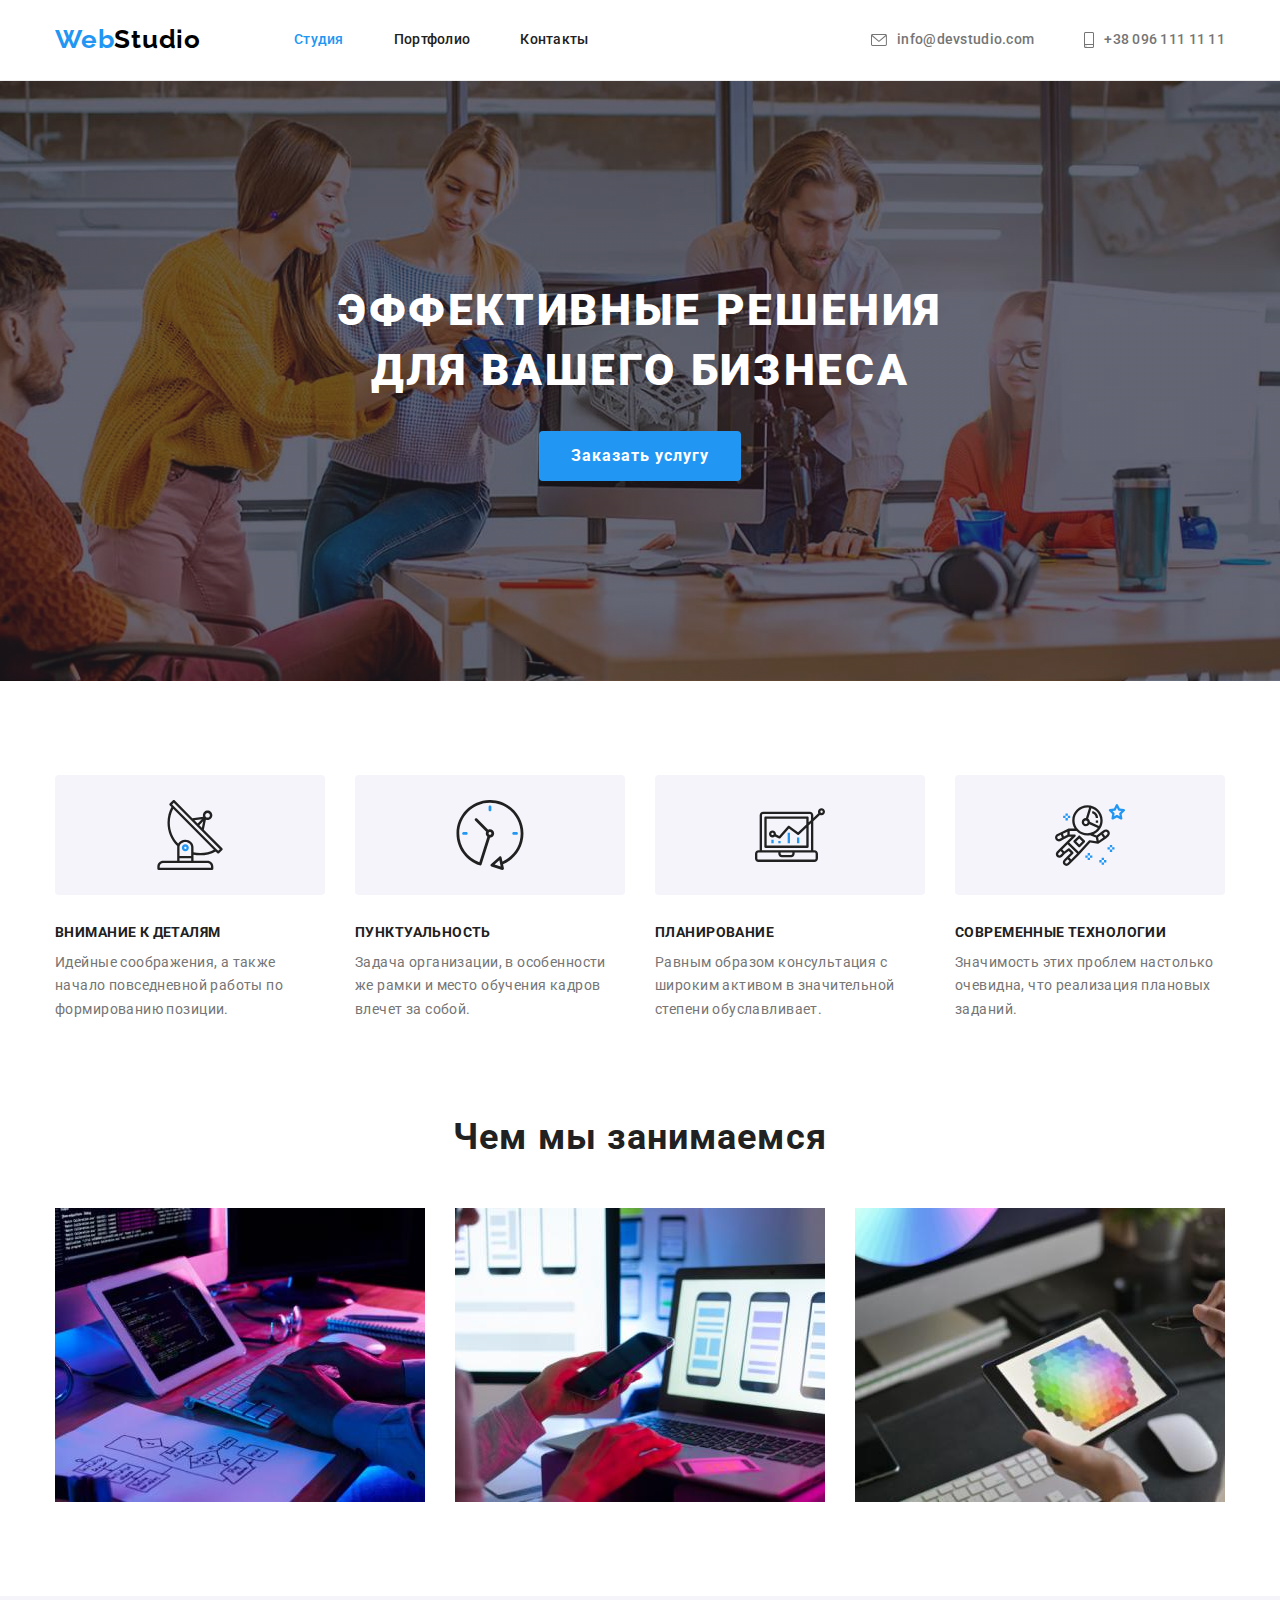
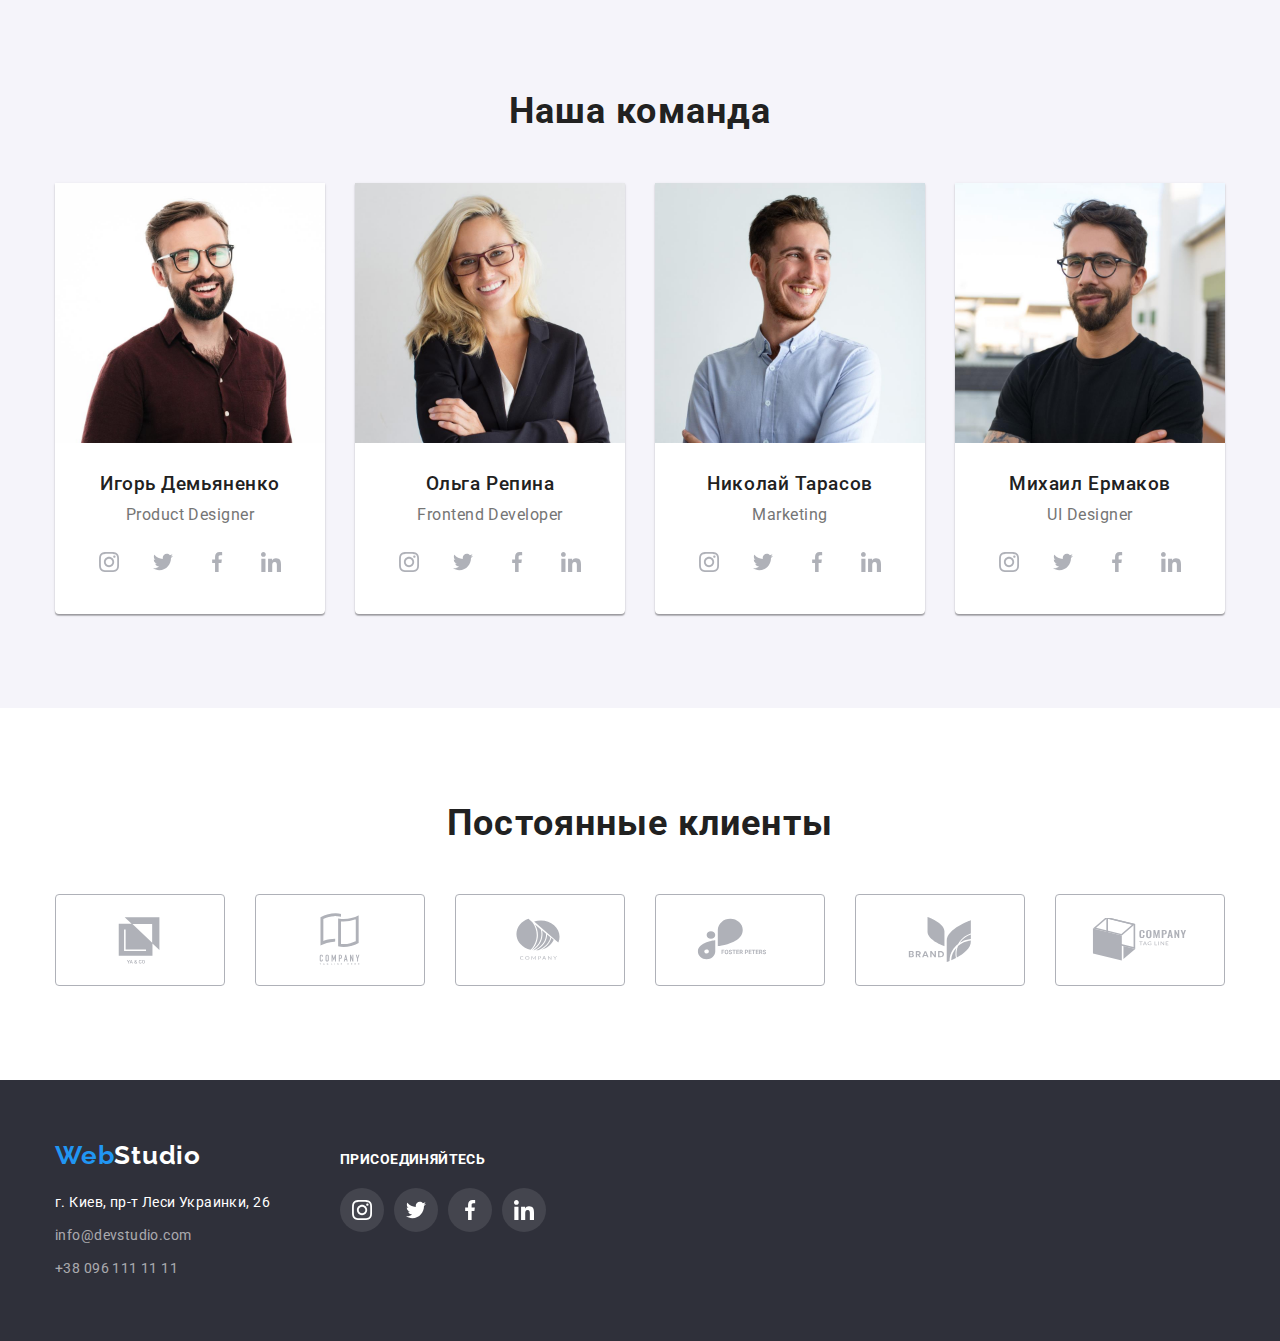
<file: index.html>
<!DOCTYPE html>
<html lang="ru">
  <head>
    <meta charset="UTF-8" />
    <meta http-equiv="X-UA-Compatible" content="IE=edge" />
    <meta name="viewport" content="width=device-width, initial-scale=1.0" />
    <title>Студия</title>
    <link rel="preconnect" href="https://fonts.googleapis.com" />
    <link rel="preconnect" href="https://fonts.gstatic.com" crossorigin />
    <link
      href="https://fonts.googleapis.com/css2?family=Raleway:wght@700&family=Roboto:wght@400;500;700;900&display=swap"
      rel="stylesheet"
    />
    <link
      rel="stylesheet"
      href="https://cdnjs.cloudflare.com/ajax/libs/modern-normalize/1.1.0/modern-normalize.min.css"
    />
    <link rel="stylesheet" href="./css/styles.css" />
  </head>
  <body>
    <!-- Header -->
    <header class="header">
      <div class="header-container container">
        <nav class="header-nav">
          <a class="header-logo logo link" href="./index.html" lang="en"
            ><span class="logo-web">Web</span>Studio</a
          >
          <ul class="menu-list list">
            <li class="menu-item">
              <a class="menu-link link is-current" href="./index.html"
                >Студия</a
              >
            </li>
            <li class="menu-item">
              <a class="menu-link link" href="./portfolio.html">Портфолио</a>
            </li>
            <li class="menu-item">
              <a class="menu-link link" href="#">Контакты</a>
            </li>
          </ul>
        </nav>
        <ul class="header-contacts-list list">
          <li class="header-contacts-item">
            <a
              class="header-contacts-link link"
              href="mailto:info@devstudio.com"
            >
              <svg class="header-icon" width="16" height="12">
                <use href="./images/icons.svg#envelope"></use>
              </svg>
              info@devstudio.com
            </a>
          </li>
          <li class="header-contacts-item">
            <a class="header-contacts-link link" href="tel:+380961111111">
              <svg class="header-icon" width="10" height="16">
                <use href="./images/icons.svg#smartphone"></use>
              </svg>
              +38 096 111 11 11</a
            >
          </li>
        </ul>
      </div>
    </header>

    <!-- Main -->
    <main class="main">
      <!-- Hero -->
      <section class="hero hero-section">
        <div class="container">
          <h1 class="hero-title">
            Эффективные решения<br />
            для вашего бизнеса
          </h1>
          <button class="hero-btn btn" type="button">Заказать услугу</button>
        </div>
      </section>

      <!-- Features -->
      <section class="features section">
        <div class="container">
          <h2 class="visually-hidden">Преимущества</h2>
          <ul class="features-list list">
            <li class="features-item">
              <div class="thumb">
                <svg class="features-icon" width="70" height="70">
                  <use href="./images/icons.svg#antenna"></use>
                </svg>
              </div>
              <h3 class="features-item-title">Внимание к деталям</h3>
              <p class="features-item-text">
                Идейные соображения, а также начало повседневной работы по
                формированию позиции.
              </p>
            </li>
            <li class="features-item">
              <div class="thumb">
                <svg class="features-icon" width="70" height="70">
                  <use href="./images/icons.svg#clock"></use>
                </svg>
              </div>
              <h3 class="features-item-title">Пунктуальность</h3>
              <p class="features-item-text">
                Задача организации, в особенности же рамки и место обучения
                кадров влечет за собой.
              </p>
            </li>
            <li class="features-item">
              <div class="thumb">
                <svg class="features-icon" width="70" height="70">
                  <use href="./images/icons.svg#diagram"></use>
                </svg>
              </div>
              <h3 class="features-item-title">Планирование</h3>
              <p class="features-item-text">
                Равным образом консультация с широким активом в значительной
                степени обуславливает.
              </p>
            </li>
            <li class="features-item">
              <div class="thumb">
                <svg class="features-icon" width="70" height="70">
                  <use href="./images/icons.svg#astronaut"></use>
                </svg>
              </div>
              <h3 class="features-item-title">Современные технологии</h3>
              <p class="features-item-text">
                Значимость этих проблем настолько очевидна, что реализация
                плановых заданий.
              </p>
            </li>
          </ul>
        </div>
      </section>

      <!-- Gallery -->
      <section class="gallery section">
        <div class="container">
          <h2 class="section-title">Чем мы занимаемся</h2>
          <ul class="gallery-list list">
            <li class="gallery-item">
              <img
                src="./images/img1-min.jpg"
                alt="Человек работает за клавиатурой"
                width="370"
                height="294"
              />
            </li>
            <li class="gallery-item">
              <img
                src="./images/img2-min.jpg"
                alt="Человек держит в руке телефон"
                width="370"
                height="294"
              />
            </li>
            <li class="gallery-item">
              <img
                src="./images/img3-min.jpg"
                alt="Человек держит графический планшет"
                width="370"
                height="294"
              />
            </li>
          </ul>
        </div>
      </section>

      <!-- Our Team -->
      <section class="team section">
        <div class="container">
          <h2 class="section-title">Наша команда</h2>
          <ul class="team-list list">
            <li class="team-item">
              <img
                class="team-item-img"
                src="./images/photo1-min.jpg"
                alt="Фотография Игоря Демьяненько"
                width="270"
                height="260"
              />
              <div class="team-item-desc">
                <h3 class="team-item-title">Игорь Демьяненко</h3>
                <p class="team-item-text" lang="en">Product Designer</p>
                <ul class="social-list list">
                  <li class="social-item item">
                    <a href="" class="social-link link" aria-label="Инстаграмм">
                      <span class="visually-hidden" lang="en">Instagram</span>
                      <svg class="social-icon" width="20" height="20">
                        <use href="./images/icons.svg#instagram"></use>
                      </svg>
                    </a>
                  </li>

                  <li class="social-item item">
                    <a href="" class="social-link link" aria-label="Твиттер">
                      <span class="visually-hidden" lang="en">Twitter</span>
                      <svg class="social-icon" width="20" height="20">
                        <use href="./images/icons.svg#twitter"></use>
                      </svg>
                    </a>
                  </li>

                  <li class="social-item item">
                    <a href="" class="social-link link" aria-label="Фейсбук">
                      <span class="visually-hidden" lang="en">Facebook</span>
                      <svg class="social-icon" width="20" height="20">
                        <use href="./images/icons.svg#facebook"></use>
                      </svg>
                    </a>
                  </li>

                  <li class="social-item item">
                    <a href="" class="social-link link" aria-label="ЛинкедИн">
                      <span class="visually-hidden" lang="en">LinkedIn</span>
                      <svg class="social-icon" width="20" height="20">
                        <use href="./images/icons.svg#linkedin"></use>
                      </svg>
                    </a>
                  </li>
                </ul>
              </div>
            </li>

            <li class="team-item">
              <img
                class="team-item-img"
                src="./images/photo2-min.jpg"
                alt="Фотография Ольги Репиной"
                width="270"
                height="260"
              />
              <div class="team-item-desc">
                <h3 class="team-item-title">Ольга Репина</h3>
                <p class="team-item-text" lang="en">Frontend Developer</p>
                <ul class="social-list list">
                  <li class="social-item item">
                    <a href="" class="social-link link" aria-label="Инстаграмм">
                      <span class="visually-hidden" lang="en">Instagram</span>
                      <svg class="social-icon" width="20" height="20">
                        <use href="./images/icons.svg#instagram"></use>
                      </svg>
                    </a>
                  </li>

                  <li class="social-item item">
                    <a href="" class="social-link link" aria-label="Твиттер">
                      <span class="visually-hidden" lang="en">Twitter</span>
                      <svg class="social-icon" width="20" height="20">
                        <use href="./images/icons.svg#twitter"></use>
                      </svg>
                    </a>
                  </li>

                  <li class="social-item item">
                    <a href="" class="social-link link" aria-label="Фейсбук">
                      <span class="visually-hidden" lang="en">Facebook</span>
                      <svg class="social-icon" width="20" height="20">
                        <use href="./images/icons.svg#facebook"></use>
                      </svg>
                    </a>
                  </li>

                  <li class="social-item item">
                    <a href="" class="social-link link" aria-label="ЛинкедИн">
                      <span class="visually-hidden" lang="en">LinkedIn</span>
                      <svg class="social-icon" width="20" height="20">
                        <use href="./images/icons.svg#linkedin"></use>
                      </svg>
                    </a>
                  </li>
                </ul>
              </div>
            </li>

            <li class="team-item">
              <img
                class="team-item-img"
                src="./images/photo3-min.jpg"
                alt="Фотография Николая Тарасова"
                width="270"
                height="260"
              />
              <div class="team-item-desc">
                <h3 class="team-item-title">Николай Тарасов</h3>
                <p class="team-item-text" lang="en">Marketing</p>
                <ul class="social-list list">
                  <li class="social-item item">
                    <a href="" class="social-link link" aria-label="Инстаграмм">
                      <span class="visually-hidden" lang="en">Instagram</span>
                      <svg class="social-icon" width="20" height="20">
                        <use href="./images/icons.svg#instagram"></use>
                      </svg>
                    </a>
                  </li>

                  <li class="social-item item">
                    <a href="" class="social-link link" aria-label="Твиттер">
                      <span class="visually-hidden" lang="en">Twitter</span>
                      <svg class="social-icon" width="20" height="20">
                        <use href="./images/icons.svg#twitter"></use>
                      </svg>
                    </a>
                  </li>

                  <li class="social-item item">
                    <a href="" class="social-link link" aria-label="Фейсбук">
                      <span class="visually-hidden" lang="en">Facebook</span>
                      <svg class="social-icon" width="20" height="20">
                        <use href="./images/icons.svg#facebook"></use>
                      </svg>
                    </a>
                  </li>

                  <li class="social-item item">
                    <a href="" class="social-link link" aria-label="ЛинкедИн">
                      <span class="visually-hidden" lang="en">LinkedIn</span>
                      <svg class="social-icon" width="20" height="20">
                        <use href="./images/icons.svg#linkedin"></use>
                      </svg>
                    </a>
                  </li>
                </ul>
              </div>
            </li>

            <li class="team-item">
              <img
                class="team-item-img"
                src="./images/photo4-min.jpg"
                alt="Фотография Михаила Ермакова"
                width="270"
                height="260"
              />
              <div class="team-item-desc">
                <h3 class="team-item-title">Михаил Ермаков</h3>
                <p class="team-item-text" lang="en">UI Designer</p>
                <ul class="social-list list">
                  <li class="social-item item">
                    <a href="" class="social-link link" aria-label="Инстаграмм">
                      <span class="visually-hidden" lang="en">Instagram</span>
                      <svg class="social-icon" width="20" height="20">
                        <use href="./images/icons.svg#instagram"></use>
                      </svg>
                    </a>
                  </li>

                  <li class="social-item item">
                    <a href="" class="social-link link" aria-label="Твиттер">
                      <span class="visually-hidden" lang="en">Twitter</span>
                      <svg class="social-icon" width="20" height="20">
                        <use href="./images/icons.svg#twitter"></use>
                      </svg>
                    </a>
                  </li>

                  <li class="social-item item">
                    <a href="" class="social-link link" aria-label="Фейсбук">
                      <span class="visually-hidden" lang="en">Facebook</span>
                      <svg class="social-icon" width="20" height="20">
                        <use href="./images/icons.svg#facebook"></use>
                      </svg>
                    </a>
                  </li>

                  <li class="social-item item">
                    <a href="" class="social-link link" aria-label="ЛинкедИн">
                      <span class="visually-hidden" lang="en">LinkedIn</span>
                      <svg class="social-icon" width="20" height="20">
                        <use href="./images/icons.svg#linkedin"></use>
                      </svg>
                    </a>
                  </li>
                </ul>
              </div>
            </li>
          </ul>
        </div>
      </section>

      <!-- Clients -->
      <section class="clients">
        <div class="container">
          <h2 class="section-title">Постоянные клиенты</h2>
          <ul class="clients-list list">
            <li class="clients-item">
              <a href="" class="clients-link link">
                <svg class="clients-logo" width="106" height="60">
                  <use href="./images/icons.svg#company1"></use>
                </svg>
              </a>
            </li>

            <li class="clients-item">
              <a href="" class="clients-link link">
                <svg class="clients-logo" width="106" height="60">
                  <use href="./images/icons.svg#company2"></use>
                </svg>
              </a>
            </li>

            <li class="clients-item">
              <a href="" class="clients-link link">
                <svg class="clients-logo" width="106" height="60">
                  <use href="./images/icons.svg#company3"></use>
                </svg>
              </a>
            </li>

            <li class="clients-item">
              <a href="" class="clients-link link">
                <svg class="clients-logo" width="106" height="60">
                  <use href="./images/icons.svg#company4"></use>
                </svg>
              </a>
            </li>

            <li class="clients-item">
              <a href="" class="clients-link link">
                <svg class="clients-logo" width="106" height="60">
                  <use href="./images/icons.svg#company5"></use>
                </svg>
              </a>
            </li>

            <li class="clients-item">
              <a href="" class="clients-link link">
                <svg class="clients-logo" width="106" height="60">
                  <use href="./images/icons.svg#company6"></use>
                </svg>
              </a>
            </li>
          </ul>
        </div>
      </section>
    </main>

    <!-- Footer -->
    <footer class="footer">
      <div class="container footer-container">
        <div class="footer-left">
          <a class="footer-logo logo link" href="./index.html" lang="en"
            ><span class="logo-web">Web</span>Studio</a
          >
          <!-- Address -->
          <address class="address">
            <p class="address-text">г. Киев, пр-т Леси Украинки, 26</p>
            <ul class="address-list list">
              <li class="address-item">
                <a class="address-link link" href="mailto:info@devstudio.com"
                  >info@devstudio.com</a
                >
              </li>
              <li class="address-item">
                <a class="address-link link" href="tel:+380961111111"
                  >+38 096 111 11 11</a
                >
              </li>
            </ul>
          </address>
        </div>
        <div class="footer-invite">
          <p class="invite-title">присоединяйтесь</p>
          <ul class="footer-social-list social-list list">
            <li class="social-item item">
              <a
                href=""
                class="footer-social-link social-link link"
                aria-label="Инстаграмм"
              >
                <span class="visually-hidden" lang="en">Instagram</span>
                <svg class="social-icon" width="20" height="20">
                  <use href="./images/icons.svg#instagram"></use>
                </svg>
              </a>
            </li>
            <li class="social-item item">
              <a
                href=""
                class="footer-social-link social-link link"
                aria-label="Твиттер"
              >
                <span class="visually-hidden" lang="en">Twitter</span>
                <svg class="social-icon" width="20" height="20">
                  <use href="./images/icons.svg#twitter"></use>
                </svg>
              </a>
            </li>
            <li class="social-item item">
              <a
                href=""
                class="footer-social-link social-link link"
                aria-label="Фейсбук"
              >
                <span class="visually-hidden" lang="en">Facebook</span>
                <svg class="social-icon" width="20" height="20">
                  <use href="./images/icons.svg#facebook"></use>
                </svg>
              </a>
            </li>
            <li class="social-item item">
              <a
                href=""
                class="footer-social-link social-link link"
                aria-label="ЛинкедИн"
              >
                <span class="visually-hidden" lang="en">LinkedIn</span>
                <svg class="social-icon" width="20" height="20">
                  <use href="./images/icons.svg#linkedin"></use>
                </svg>
              </a>
            </li>
          </ul>
        </div>
      </div>
    </footer>
  </body>
</html>
</file>
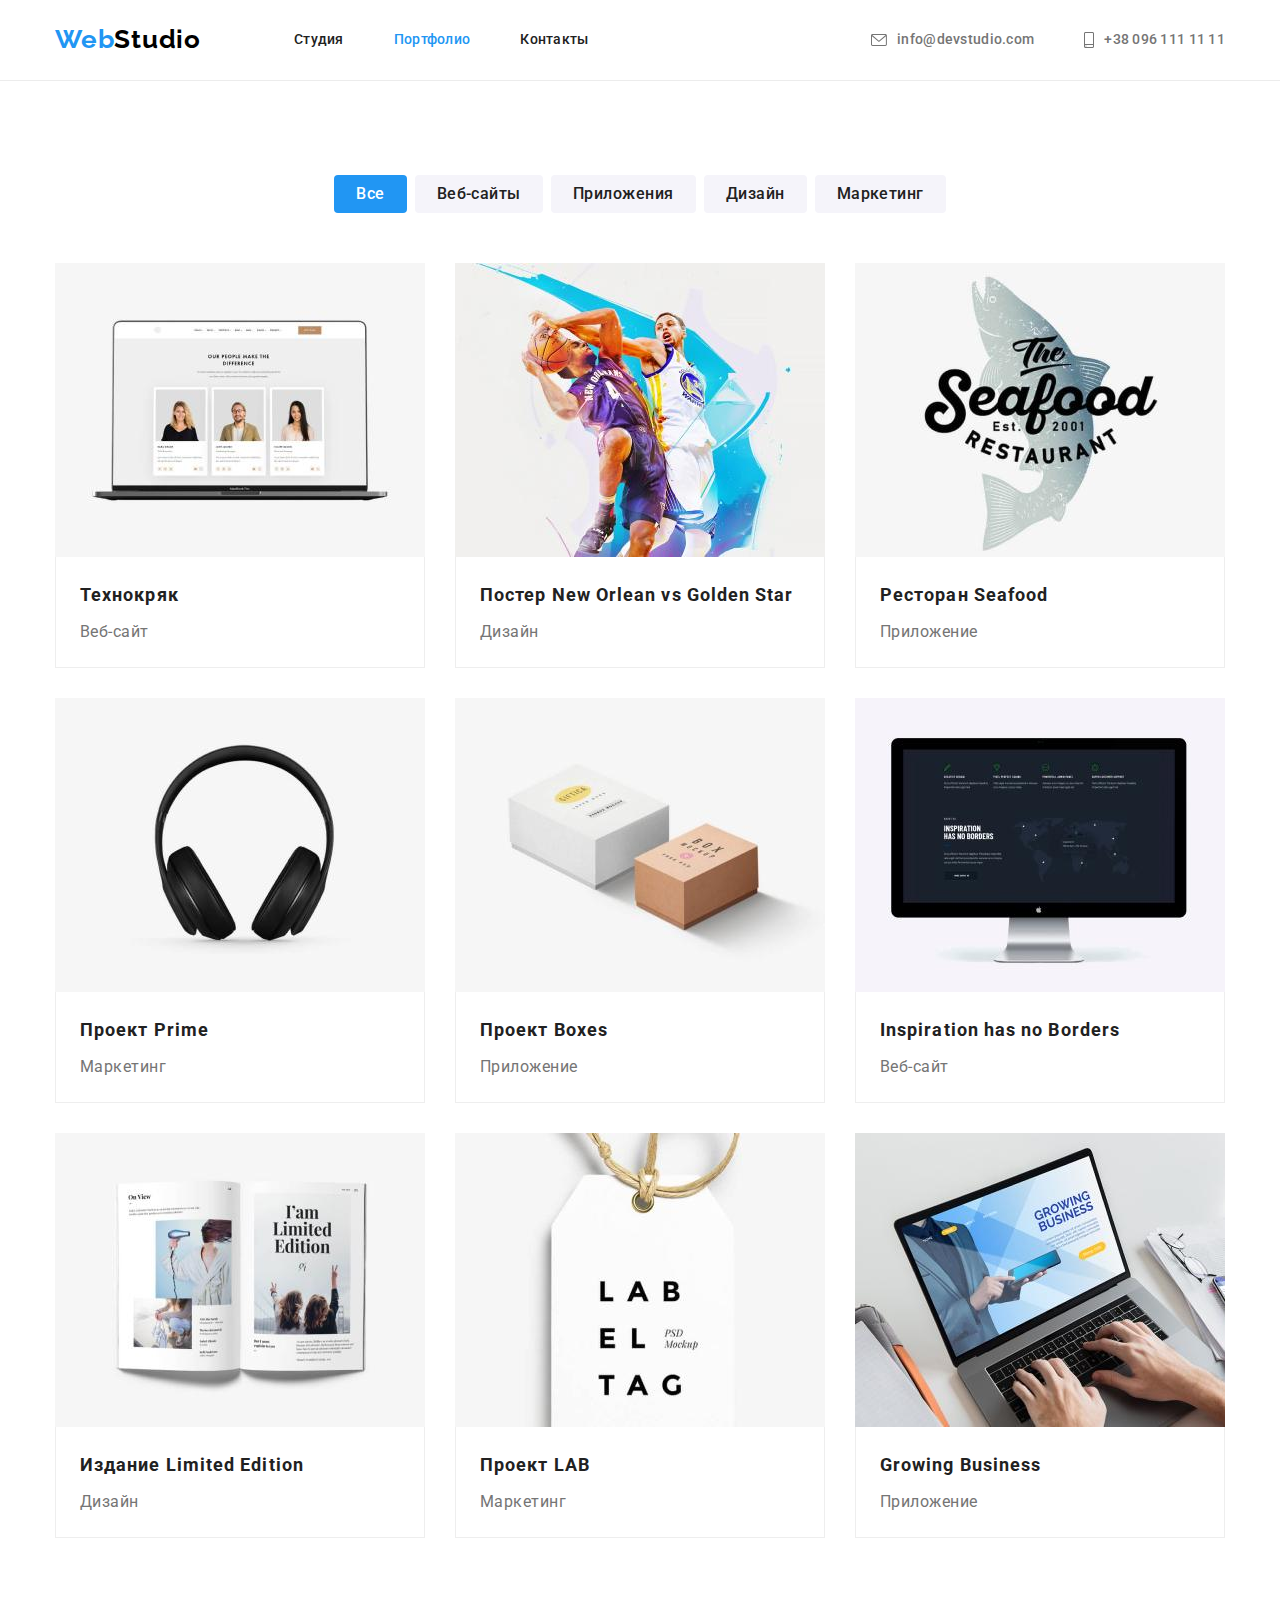
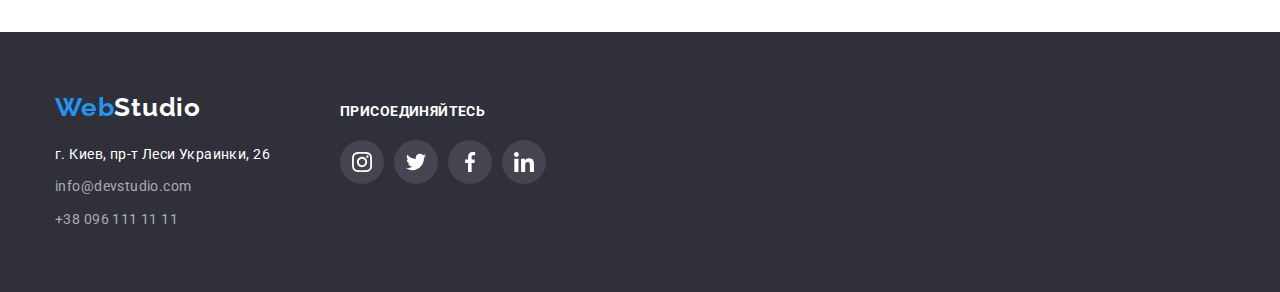
<file: portfolio.html>
<!DOCTYPE html>
<html lang="ru">
  <head>
    <meta charset="UTF-8" />
    <meta http-equiv="X-UA-Compatible" content="IE=edge" />
    <meta name="viewport" content="width=device-width, initial-scale=1.0" />
    <title>Портфолио</title>
    <link rel="preconnect" href="https://fonts.gstatic.com" crossorigin />
    <link
      href="https://fonts.googleapis.com/css2?family=Raleway:wght@700&family=Roboto:wght@400;500;700;900&display=swap"
      rel="stylesheet"
    />
    <link
      rel="stylesheet"
      href="https://cdnjs.cloudflare.com/ajax/libs/modern-normalize/1.1.0/modern-normalize.min.css"
    />
    <link rel="stylesheet" href="./css/styles.css" />
  </head>
  <body>
    <!-- Header -->
    <header class="header">
      <div class="header-container container">
        <nav class="header-nav">
          <a class="header-logo logo link" href="./index.html" lang="en"
            ><span class="logo-web">Web</span>Studio</a
          >
          <ul class="menu-list list">
            <li class="menu-item">
              <a class="menu-link link" href="./index.html">Студия</a>
            </li>
            <li class="menu-item">
              <a class="menu-link link is-current" href="./portfolio.html"
                >Портфолио</a
              >
            </li>
            <li class="menu-item">
              <a class="menu-link link" href="#">Контакты</a>
            </li>
          </ul>
        </nav>
        <ul class="header-contacts-list list">
          <li class="header-contacts-item">
            <a
              class="header-contacts-link link"
              href="mailto:info@devstudio.com"
            >
              <svg class="header-icon" width="16" height="12">
                <use href="./images/icons.svg#envelope"></use>
              </svg>
              info@devstudio.com
            </a>
          </li>
          <li class="header-contacts-item">
            <a class="header-contacts-link link" href="tel:+380961111111">
              <svg class="header-icon" width="10" height="16">
                <use href="./images/icons.svg#smartphone"></use>
              </svg>
              +38 096 111 11 11</a
            >
          </li>
        </ul>
      </div>
    </header>

    <!-- Main -->
    <main>
      <!-- Portfolio -->
      <section class="portfolio section">
        <div class="container">
          <h1 class="visually-hidden">Портфолио</h1>
          <ul class="filter-list list">
            <li class="filter-item">
              <button class="filter-btn btn is-active" type="button">
                Все
              </button>
            </li>

            <li class="filter-item">
              <button class="filter-btn btn" type="button">Веб-сайты</button>
            </li>

            <li class="filter-item">
              <button class="filter-btn btn" type="button">Приложения</button>
            </li>

            <li class="filter-item">
              <button class="filter-btn btn" type="button">Дизайн</button>
            </li>

            <li class="filter-item">
              <button class="filter-btn btn" type="button">Маркетинг</button>
            </li>
          </ul>

          <ul class="works-list list">
            <li class="works-item">
              <a href="" class="works-link link">
                <img
                  class="works-img"
                  src="./images/techocryak.jpg"
                  alt="Ноутбук на котором открыт веб-сайт"
                  width="370"
                  height="294"
                />
                <div class="works-desc">
                  <h2 class="works-item-title">Технокряк</h2>
                  <p class="works-item-text">Веб-сайт</p>
                </div>
              </a>
            </li>

            <li class="works-item">
              <a href="" class="works-link link">
                <img
                  class="works-img"
                  src="./images/basketball.jpg"
                  alt="Два баскетболиста с мячом"
                  width="370"
                  height="294"
                />
                <div class="works-desc">
                  <h2 class="works-item-title">
                    Постер <span lang="en">New Orlean vs Golden Star</span>
                  </h2>
                  <p class="works-item-text">Дизайн</p>
                </div>
              </a>
            </li>

            <li class="works-item">
              <a href="" class="works-link link">
                <img
                  class="works-img"
                  src="./images/restaurant-seafood.jpg"
                  alt="Логотип ресторана морепродуктов"
                  width="370"
                  height="294"
                />
                <div class="works-desc">
                  <h2 class="works-item-title">
                    Ресторан <span lang="en">Seafood</span>
                  </h2>
                  <p class="works-item-text">Приложение</p>
                </div>
              </a>
            </li>

            <li class="works-item">
              <a href="" class="works-link link">
                <img
                  class="works-img"
                  src="./images/prime.jpg"
                  alt="Наушники"
                  width="370"
                  height="294"
                />
                <div class="works-desc">
                  <h2 class="works-item-title">
                    Проект <span lang="en">Prime</span>
                  </h2>
                  <p class="works-item-text">Маркетинг</p>
                </div>
              </a>
            </li>

            <li class="works-item">
              <a href="" class="works-link link">
                <img
                  class="works-img"
                  src="./images/boxes.jpg"
                  alt="Две коробки"
                  width="370"
                  height="294"
                />
                <div class="works-desc">
                  <h2 class="works-item-title">
                    Проект <span lang="en">Boxes</span>
                  </h2>
                  <p class="works-item-text">Приложение</p>
                </div>
              </a>
            </li>

            <li class="works-item">
              <a href="" class="works-link link">
                <img
                  class="works-img"
                  src="./images/inspiration.jpg"
                  alt="Монитор с веб-сайтом"
                  width="370"
                  height="294"
                />
                <div class="works-desc">
                  <h2 class="works-item-title" lang="en">
                    Inspiration has no Borders
                  </h2>
                  <p class="works-item-text">Веб-сайт</p>
                </div>
              </a>
            </li>

            <li class="works-item">
              <a href="" class="works-link link">
                <img
                  class="works-img"
                  src="./images/book.jpg"
                  alt="Открытая книга"
                  width="370"
                  height="294"
                />
                <div class="works-desc">
                  <h2 class="works-item-title">
                    Издание <span lang="en">Limited Edition</span>
                  </h2>
                  <p class="works-item-text">Дизайн</p>
                </div>
              </a>
            </li>

            <li class="works-item">
              <a href="" class="works-link link">
                <img
                  class="works-img"
                  src="./images/label.jpg"
                  alt="Бирка"
                  width="370"
                  height="294"
                />
                <div class="works-desc">
                  <h2 class="works-item-title">
                    Проект <span lang="en">LAB</span>
                  </h2>
                  <p class="works-item-text">Маркетинг</p>
                </div>
              </a>
            </li>

            <li class="works-item">
              <a href="" class="works-link link">
                <img
                  class="works-img"
                  src="./images/growing-business.jpg"
                  alt="Человек работает за ноутбуком"
                  width="370"
                  height="294"
                />
                <div class="works-desc">
                  <h2 class="works-item-title" lang="en">Growing Business</h2>
                  <p class="works-item-text">Приложение</p>
                </div>
              </a>
            </li>
          </ul>
        </div>
      </section>
    </main>
    <!-- Footer -->
    <footer class="footer">
      <div class="container footer-container">
        <div class="footer-left">
          <a class="footer-logo logo link" href="./index.html" lang="en"
            ><span class="logo-web">Web</span>Studio</a
          >
          <!-- Address -->
          <address class="address">
            <p class="address-text">г. Киев, пр-т Леси Украинки, 26</p>
            <ul class="address-list list">
              <li class="address-item">
                <a class="address-link link" href="mailto:info@devstudio.com"
                  >info@devstudio.com</a
                >
              </li>
              <li class="address-item">
                <a class="address-link link" href="tel:+380961111111"
                  >+38 096 111 11 11</a
                >
              </li>
            </ul>
          </address>
        </div>
        <div class="footer-invite">
          <p class="invite-title">присоединяйтесь</p>
          <ul class="footer-social-list social-list list">
            <li class="social-item item">
              <a
                href=""
                class="footer-social-link social-link link"
                aria-label="Инстаграмм"
              >
                <span class="visually-hidden" lang="en">Instagram</span>
                <svg class="social-icon" width="20" height="20">
                  <use href="./images/icons.svg#instagram"></use>
                </svg>
              </a>
            </li>
            <li class="social-item item">
              <a
                href=""
                class="footer-social-link social-link link"
                aria-label="Твиттер"
              >
                <span class="visually-hidden" lang="en">Twitter</span>
                <svg class="social-icon" width="20" height="20">
                  <use href="./images/icons.svg#twitter"></use>
                </svg>
              </a>
            </li>
            <li class="social-item item">
              <a
                href=""
                class="footer-social-link social-link link"
                aria-label="Фейсбук"
              >
                <span class="visually-hidden" lang="en">Facebook</span>
                <svg class="social-icon" width="20" height="20">
                  <use href="./images/icons.svg#facebook"></use>
                </svg>
              </a>
            </li>
            <li class="social-item item">
              <a
                href=""
                class="footer-social-link social-link link"
                aria-label="ЛинкедИн"
              >
                <span class="visually-hidden" lang="en">LinkedIn</span>
                <svg class="social-icon" width="20" height="20">
                  <use href="./images/icons.svg#linkedin"></use>
                </svg>
              </a>
            </li>
          </ul>
        </div>
      </div>
    </footer>
  </body>
</html>
</file>
<file: css/styles.css>
:root {
  --logo-color: #000000;

  --primary-color: #212121;
  --second-color: #ffffff;
  --third-color: #757575;
  --fourth-color: rgba(255, 255, 255, 0.6);

  --first-accent-color: #2196f3;
  --second-accent-color: #188ce8;

  --first-bg-color: #2f303a;
  --second-bg-color: #f5f4fa;

  --list-gap: 30px;

  --icon-color: #afb1b8;

  --header-border-color: #ececec;
  --works-cards-border-color: #eeeeee;
}

body {
  font-family: 'Roboto', sans-serif;
  font-size: 14px;
  color: var(--primary-color);
  background-color: var(--second-color);
}

h1,
h2,
h3,
h4,
h5,
h6,
p {
  margin: 0;
}

ul {
  margin: 0;
  padding: 0;
}

img {
  display: block;
  max-width: 100%;
  height: auto;
}

.visually-hidden {
  position: absolute;
  white-space: nowrap;
  width: 1px;
  height: 1px;
  overflow: hidden;
  border: 0;
  padding: 0;
  clip: rect(0 0 0 0);
  clip-path: inset(50%);
  margin: -1px;
}

.link {
  color: inherit;
  text-decoration: none;
}

.list {
  list-style: none;
}

.btn {
  cursor: pointer;
}

/* ------- text-color -------*/
.header,
.section-title,
.filter-btn {
  color: var(--primary-color);
}

.hero-title,
.hero-btn,
.filter-btn:hover,
.filter-btn:focus,
.filter-btn.is-active,
.footer {
  color: var(--second-color);
}

.header-contacts-link,
.features-item-text,
.team-item-text,
.works-item-text {
  color: var(--third-color);
}

.logo-web,
.menu-link:hover,
.menu-link:focus,
.menu-link.is-current,
.header-contacts-link:hover,
.header-contacts-link:focus,
.address-link:hover,
.address-link:focus {
  color: var(--first-accent-color);
}

/* ------- background-color ------- */
.hero,
.footer {
  background-color: var(--first-bg-color);
}

.team,
.filter-btn {
  background-color: var(--second-bg-color);
}

.hero-btn,
.filter-btn:hover,
.filter-btn:focus,
.filter-btn.is-active {
  background-color: var(--first-accent-color);
}

/* ------------------Social links-------------------- */

.social-list {
  display: flex;
}

.social-item:not(:last-child) {
  margin-right: 10px;
}

.social-link {
  display: flex;
  justify-content: center;
  align-items: center;
  width: 44px;
  height: 44px;

  color: var(--icon-color);
  border-radius: 50%;
}

.social-link:hover,
.social-link:focus {
  color: var(--second-color);
  background-color: var(--first-accent-color);
  outline: none;
}

.social-icon {
  fill: currentColor;
}

/* ----------------------------------------------- */

.section {
  padding-top: 94px;
  padding-bottom: 94px;
}

.container {
  max-width: 1200px;

  margin-left: auto;
  margin-right: auto;
  padding-left: 15px;
  padding-right: 15px;
}

.logo {
  padding-top: 24px;
  padding-bottom: 25px;

  font-family: Raleway, sans-serif;
  font-weight: 700;
  font-size: 26px;
  line-height: 1.19;
  letter-spacing: 0.03em;
}

.section-title {
  margin-bottom: 50px;

  font-weight: 700;
  font-size: 36px;
  line-height: 1.17;
  text-align: center;
  letter-spacing: 0.03em;
}

/* ---------------- Header ---------------- */

.header {
  border-bottom: 1px solid var(--header-border-color);
}

.header-container {
  display: flex;
  align-items: center;
}

.header-nav {
  display: flex;
  align-items: center;
}

.header-logo {
  margin-right: 93px;

  color: var(--logo-color);
}

.menu-list {
  display: flex;
}

.menu-item:not(:last-child) {
  margin-right: 50px;
}

.menu-link,
.header-contacts-link {
  display: block;
  padding-top: 32px;
  padding-bottom: 32px;
}

.menu-link {
  font-weight: 500;
  line-height: 1.14;
  letter-spacing: 0.02em;

  color: inherit;
}

.header-contacts-list {
  display: flex;
  align-items: center;
  margin-left: auto;
}

.header-contacts-item:not(:last-child) {
  margin-right: 50px;
}

.header-contacts-link {
  display: flex;
  align-items: center;
  font-weight: 500;
  line-height: 1.14;
  letter-spacing: 0.02em;
}

.header-icon {
  fill: currentColor;
  margin-right: 10px;
}

/* ---------------- Footer ---------------- */
.footer {
  padding-top: 60px;
  padding-bottom: 60px;
}
.footer-container {
  display: flex;
  align-items: baseline;
}

.footer-left {
  margin-right: 70px;
}

.footer-logo {
  display: inline-block;
  margin-bottom: 20px;
  padding: 0;

  color: inherit;
}

.address {
  font-style: normal;
  line-height: 1.71;
  letter-spacing: 0.03em;
}

.address-text {
  margin-bottom: 9px;
}

.address-item:not(:last-child) {
  margin-bottom: 9px;
}

.address-link {
  color: var(--fourth-color);
}

.invite-title {
  margin-bottom: 20px;

  font-weight: 700;
  font-size: 14px;
  line-height: 1.14;
  letter-spacing: 0.03em;
  text-transform: uppercase;
}

.footer-social-link {
  color: var(--second-color);
  background-color: rgba(255, 255, 255, 0.1);
}

/* ---------------- index.html ---------------- */

/* ---------------- Hero ---------------- */

.hero {
  background-image: linear-gradient(
      to right,
      rgba(47, 48, 58, 0.4),
      rgba(47, 48, 58, 0.4)
    ),
    url(../images/hero-background.jpg);
  background-size: cover;
  background-position: center;
  max-width: 1600px;
  margin: 0 auto;
}

.hero-section {
  padding-top: 200px;
  padding-bottom: 200px;

  text-align: center;
}

.hero-title {
  margin-bottom: 30px;

  font-weight: 900;
  font-size: 44px;
  line-height: 1.36;
  letter-spacing: 0.06em;
  text-transform: uppercase;
}

.hero-btn {
  padding: 10px 32px;

  border: none;
  border-radius: 4px;

  font-family: inherit;
  font-weight: 700;
  font-size: 16px;
  line-height: 1.87;
  letter-spacing: 0.06em;
}

.hero-btn:hover,
.hero-btn:focus {
  background-color: var(--second-accent-color);
}

/* ---------------- Features ---------------- */

.features-list {
  display: flex;
  justify-content: center;
  flex-wrap: wrap;

  margin-right: calc(-1 * var(--list-gap));
  margin-bottom: calc(-1 * var(--list-gap));
}

.features-item {
  flex-basis: 270px;
  margin-right: var(--list-gap);
  margin-bottom: var(--list-gap);
}

.thumb {
  display: flex;
  height: 120px;
  justify-content: center;
  align-items: center;

  margin-bottom: 30px;

  background-color: var(--second-bg-color);
  border-radius: 4px;
}

.features-icon {
  display: block;
}

.features-item-title {
  margin-bottom: 10px;

  font-weight: 700;
  font-size: 14px;
  line-height: 1.14;
  letter-spacing: 0.03em;
  text-transform: uppercase;
}

.features-item-text {
  line-height: 1.71;
  letter-spacing: 0.03em;
}

/* ---------------- Gallery ---------------- */

.gallery {
  padding-top: 0;
}

.gallery-list {
  display: flex;
}

.gallery-item:not(:last-child) {
  margin-right: 30px;
}

/* ---------------- Our Team ---------------- */

.team-list {
  display: flex;
  justify-content: center;
  flex-wrap: wrap;

  margin-right: calc(-1 * var(--list-gap));
  margin-bottom: calc(-1 * var(--list-gap));
}

.team-item {
  flex-basis: calc(100% / 4 - var(--list-gap));
  margin-right: var(--list-gap);
  margin-bottom: var(--list-gap);

  text-align: center;

  background-color: var(--second-color);
  border-radius: 0px 0px 4px 4px;
  box-shadow: 0px 1px 3px rgba(0, 0, 0, 0.12), 0px 1px 1px rgba(0, 0, 0, 0.14),
    0px 2px 1px rgba(0, 0, 0, 0.2);
}

.team-item-desc {
  padding-top: 30px;
  padding-bottom: 30px;
  padding-left: 32px;
  padding-right: 32px;

  font-size: 16px;
  text-align: center;
}

.team-item-title {
  margin-bottom: 10px;

  font-weight: 500;
  line-height: 1.19;
  letter-spacing: 0.03em;
}

.team-item-text {
  line-height: 1.19;
  letter-spacing: 0.03em;
  margin-bottom: 16px;
}

/* ---------------- Clients ---------------- */

.clients {
  padding-top: 94px;
  padding-bottom: 94px;
}

.clients-list {
  display: flex;
  justify-content: center;
  flex-wrap: wrap;

  margin-right: calc(-1 * var(--list-gap));
  margin-bottom: calc(-1 * var(--list-gap));
}

.clients-item {
  height: 92px;
  flex-basis: 170px;
  margin-right: var(--list-gap);
  margin-bottom: var(--list-gap);
}

.clients-link {
  height: 100%;
  width: 100%;
  display: flex;
  justify-content: center;
  align-items: center;

  color: var(--icon-color);
  border: 1px solid var(--icon-color);
  border-radius: 4px;
}

.clients-link:hover,
.clients-link:focus {
  color: var(--first-accent-color);
  border-color: var(--first-accent-color);
  outline: none;
}

.clients-logo {
  fill: currentColor;
}

/* ---------------- portfolio.html ---------------- */

.filter-list {
  display: flex;
  justify-content: center;

  margin-bottom: 50px;
}

.filter-item:not(:last-child) {
  margin-right: 8px;
}

.filter-btn {
  padding: 6px 22px;

  font-family: inherit;
  font-weight: 500;
  font-size: 16px;
  line-height: 1.62;
  letter-spacing: 0.03em;

  border: none;
  border-radius: 4px;
}

.filter-btn:hover,
.filter-btn:focus {
  box-shadow: 0px 3px 1px rgba(0, 0, 0, 0.1), 0px 1px 2px rgba(0, 0, 0, 0.08),
    0px 2px 2px rgba(0, 0, 0, 0.12);
}

.works-list {
  display: flex;
  flex-wrap: wrap;

  margin-right: calc(-1 * var(--list-gap));
  margin-bottom: calc(-1 * var(--list-gap));
}

.works-item {
  flex-basis: calc(100% / 3 - var(--list-gap));

  margin-right: var(--list-gap);
  margin-bottom: var(--list-gap);
}

.works-link {
  display: block;
}

.works-link:hover,
.works-link:focus {
  outline: none;
  box-shadow: 0px 1px 1px rgba(0, 0, 0, 0.12), 0px 4px 4px rgba(0, 0, 0, 0.06),
    1px 4px 6px rgba(0, 0, 0, 0.16);
}

.works-desc {
  padding: 20px 24px;

  border: 1px solid var(--works-cards-border-color);
  border-top: none;
}

.works-item-title {
  margin-bottom: 4px;

  font-weight: 700;
  font-size: 18px;
  line-height: 2;
  letter-spacing: 0.06em;
}

.works-item-text {
  font-size: 16px;
  line-height: 1.87;
  letter-spacing: 0.03em;
}
</file>
